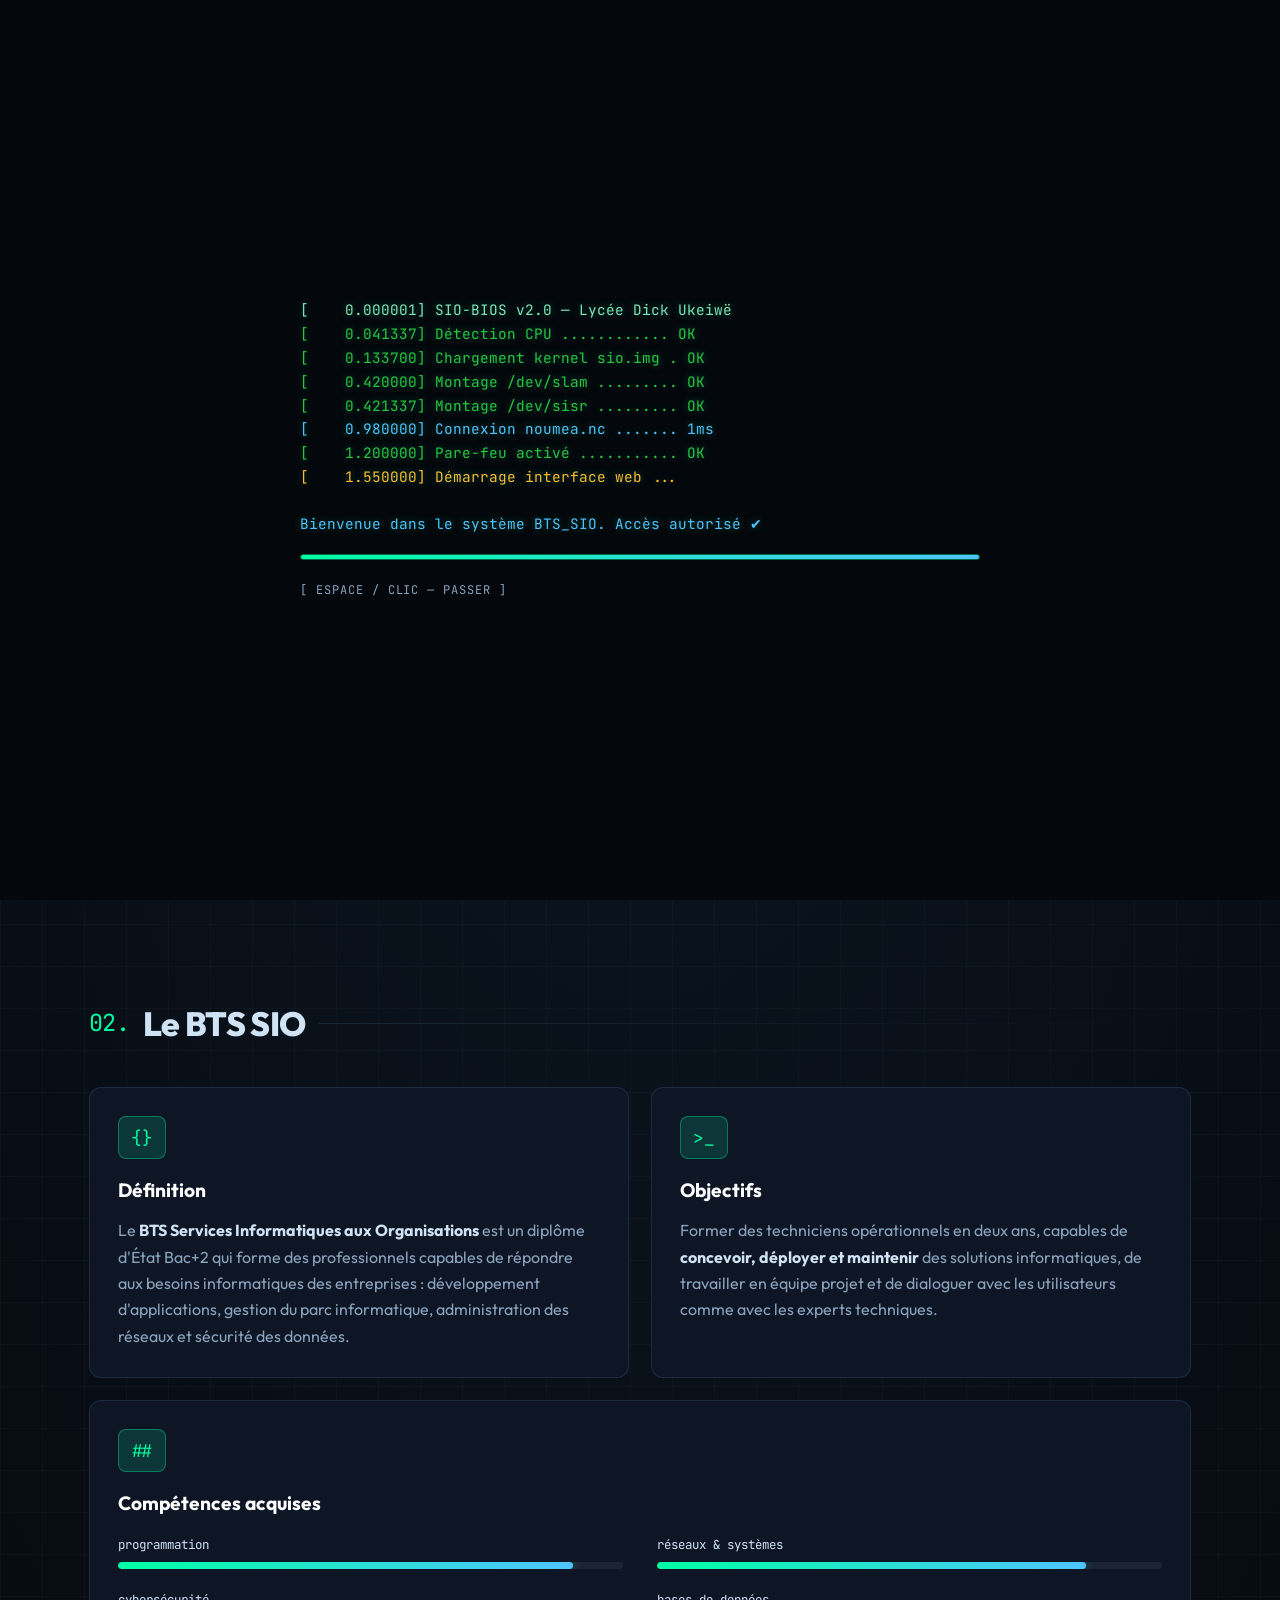
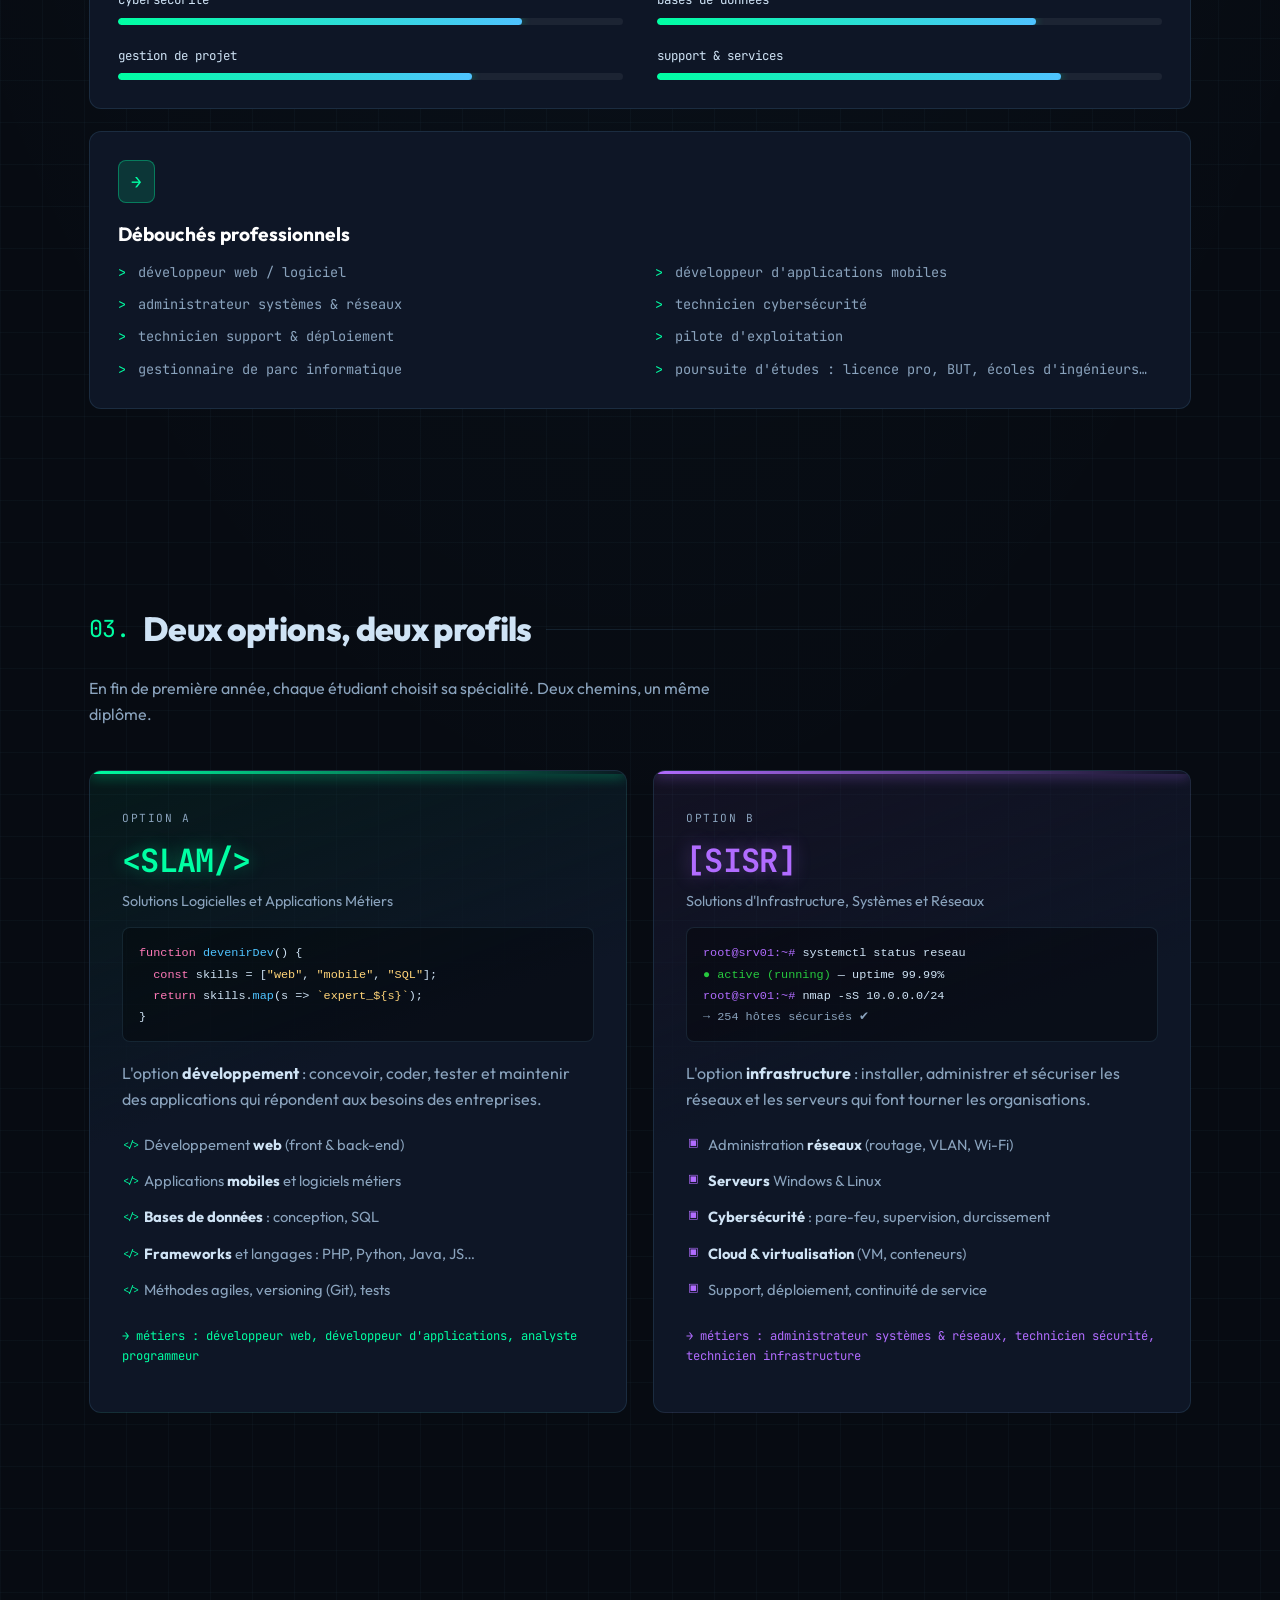
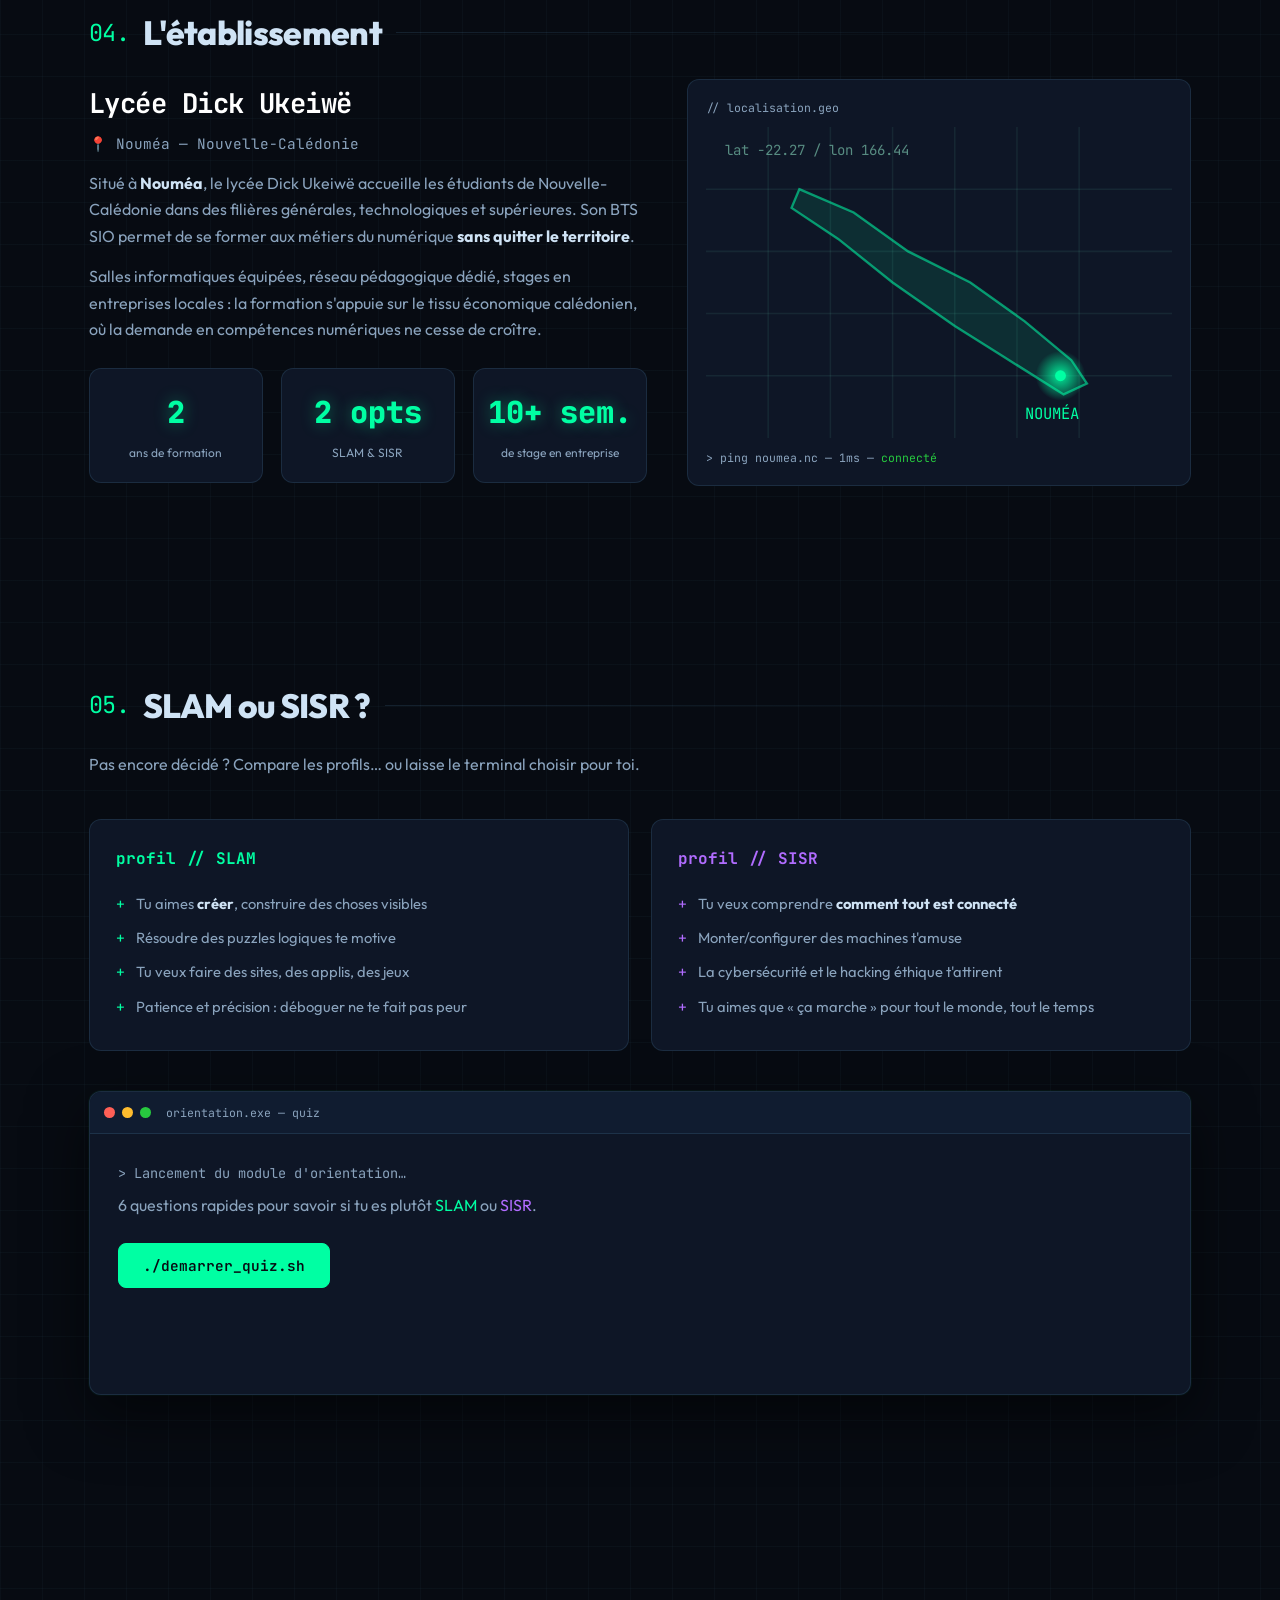
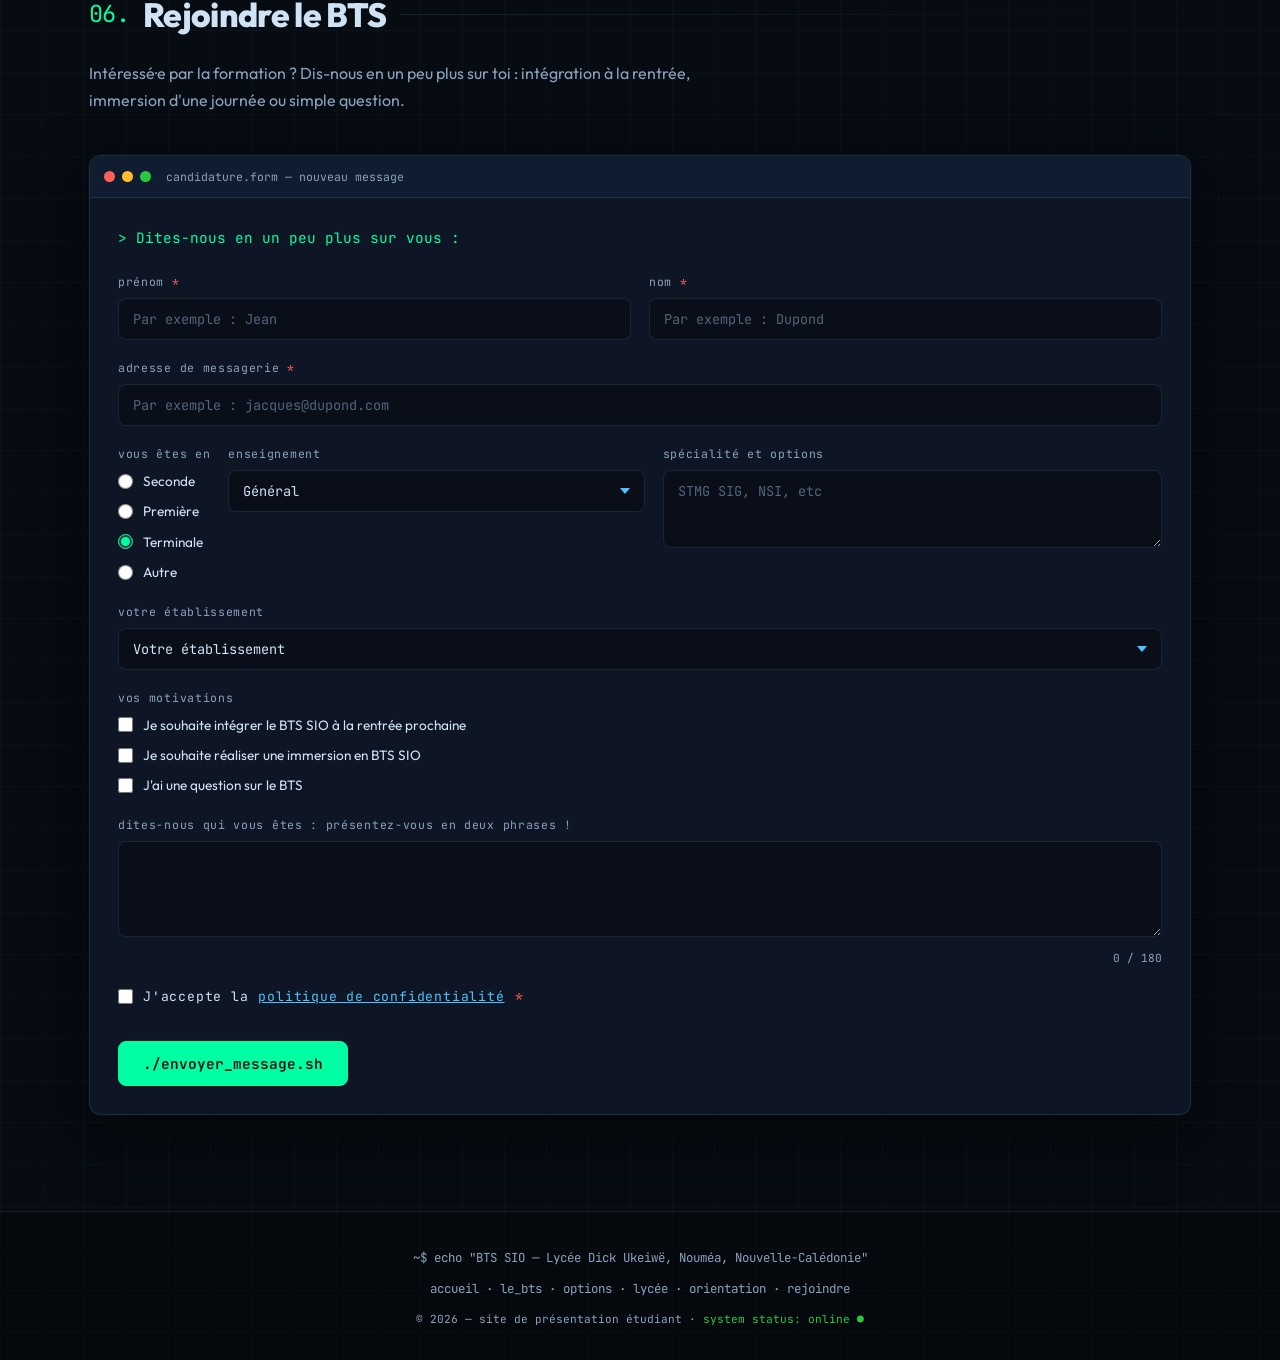
<file: MODEL_IA_GENERATED/index.html>
<!DOCTYPE html>
<html lang="fr">
<head>
  <meta charset="UTF-8">
  <meta name="viewport" content="width=device-width, initial-scale=1.0">
  <title>BTS SIO — Services Informatiques aux Organisations | Lycée Dick Ukeiwë</title>
  <meta name="description" content="BTS SIO au Lycée Dick Ukeiwë (Nouméa, Nouvelle-Calédonie) : devenez développeur (SLAM) ou administrateur systèmes & réseaux (SISR).">
  <link rel="preconnect" href="https://fonts.googleapis.com">
  <link rel="preconnect" href="https://fonts.gstatic.com" crossorigin>
  <link href="https://fonts.googleapis.com/css2?family=JetBrains+Mono:ital,wght@0,400;0,600;0,800;1,400&family=Outfit:wght@300;400;600;800&display=swap" rel="stylesheet">
  <link rel="stylesheet" href="css/style.css">
  <link rel="icon" href="data:image/svg+xml,<svg xmlns='http://www.w3.org/2000/svg' viewBox='0 0 100 100'><text y='80' font-size='80'>⌨️</text></svg>">
</head>
<body>

  <!-- ============ BOOT SCREEN ============ -->
  <div id="boot" aria-hidden="true">
    <div class="boot-inner">
      <pre id="boot-log"></pre>
      <div class="boot-bar"><div id="boot-progress"></div></div>
      <button id="boot-skip" type="button">[ ESPACE / CLIC — PASSER ]</button>
    </div>
  </div>

  <!-- décor global -->
  <div class="scanlines" aria-hidden="true"></div>
  <canvas id="matrix" aria-hidden="true"></canvas>

  <!-- ============ NAV ============ -->
  <header id="topbar">
    <nav class="nav container">
      <a class="logo" href="#home">
        <span class="logo-prompt">~$</span> bts<span class="accent">_sio</span><span class="cursor">▊</span>
      </a>
      <button id="nav-toggle" aria-label="Menu" aria-expanded="false">
        <span></span><span></span><span></span>
      </button>
      <ul id="nav-links">
        <li><a href="#home" class="nav-link active"><span class="nav-idx">01.</span>accueil</a></li>
        <li><a href="#bts" class="nav-link"><span class="nav-idx">02.</span>le_bts</a></li>
        <li><a href="#options" class="nav-link"><span class="nav-idx">03.</span>options</a></li>
        <li><a href="#lycee" class="nav-link"><span class="nav-idx">04.</span>lycée</a></li>
        <li><a href="#orientation" class="nav-link"><span class="nav-idx">05.</span>orientation</a></li>
        <li><a href="#rejoindre" class="nav-link nav-cta"><span class="nav-idx">06.</span>rejoindre</a></li>
      </ul>
    </nav>
  </header>

  <main>

    <!-- ============ HERO / ACCUEIL ============ -->
    <section id="home" class="hero">
      <div class="container hero-grid">
        <div class="hero-text">
          <p class="hero-kicker mono">// Lycée Dick Ukeiwë — Nouméa, Nouvelle-Calédonie</p>
          <h1 class="glitch" data-text="BTS SIO">BTS SIO</h1>
          <h2 class="hero-sub">Services Informatiques aux Organisations</h2>
          <p class="hero-typed mono">&gt; <span id="typed"></span><span class="cursor">▊</span></p>
          <p class="hero-desc">
            Une formation Bac+2 pour devenir <strong>développeur d'applications</strong> ou
            <strong>administrateur systèmes &amp; réseaux</strong>. Code, cloud, cybersécurité :
            entrez dans la machine.
          </p>
          <div class="hero-cta">
            <a href="#options" class="btn btn-slam">&lt;/&gt; Option SLAM</a>
            <a href="#options" class="btn btn-sisr">⛁ Option SISR</a>
            <a href="#rejoindre" class="btn btn-join">→ Rejoindre le BTS</a>
          </div>
          <div class="hero-badges mono">
            <span class="badge">bac+2</span>
            <span class="badge">alternance possible</span>
            <span class="badge">poursuite d'études</span>
          </div>
        </div>

        <div class="hero-visual">
          <div class="terminal-window" id="hero-terminal">
            <div class="terminal-head">
              <span class="dot red"></span><span class="dot yellow"></span><span class="dot green"></span>
              <span class="terminal-title mono">student@sio: ~/futur</span>
            </div>
            <pre class="terminal-body mono"><code><span class="t-prompt">~$</span> whoami
<span class="t-out">futur_etudiant_sio</span>
<span class="t-prompt">~$</span> cat objectifs.txt
<span class="t-out">→ apprendre à coder
→ administrer des réseaux
→ sécuriser des systèmes</span>
<span class="t-prompt">~$</span> sudo choose --option
<span class="t-slam">  [1] SLAM  — développement</span>
<span class="t-sisr">  [2] SISR  — réseaux &amp; sécu</span>
<span class="t-prompt">~$</span> ./lancer_carriere.sh
<span class="t-ok">[OK] Compilation du futur… 100%</span></code></pre>
          </div>
          <div class="hero-glow" aria-hidden="true"></div>
        </div>
      </div>
      <a class="scroll-hint mono" href="#bts">scroll_down ↓</a>
    </section>

    <!-- ============ SECTION BTS ============ -->
    <section id="bts" class="section">
      <div class="container">
        <h2 class="section-title reveal"><span class="mono section-idx">02.</span> Le BTS SIO <span class="title-line"></span></h2>

        <div class="bts-grid">
          <article class="card reveal">
            <div class="card-icon mono">&#123;&#125;</div>
            <h3>Définition</h3>
            <p>Le <strong>BTS Services Informatiques aux Organisations</strong> est un diplôme
            d'État Bac+2 qui forme des professionnels capables de répondre aux besoins
            informatiques des entreprises : développement d'applications, gestion du parc
            informatique, administration des réseaux et sécurité des données.</p>
          </article>

          <article class="card reveal">
            <div class="card-icon mono">&gt;_</div>
            <h3>Objectifs</h3>
            <p>Former des techniciens opérationnels en deux ans, capables de
            <strong>concevoir, déployer et maintenir</strong> des solutions informatiques,
            de travailler en équipe projet et de dialoguer avec les utilisateurs comme avec
            les experts techniques.</p>
          </article>

          <article class="card reveal card-wide">
            <div class="card-icon mono">##</div>
            <h3>Compétences acquises</h3>
            <div class="skills">
              <div class="skill"><span class="mono">programmation</span><div class="skill-bar"><i style="--lvl:90%"></i></div></div>
              <div class="skill"><span class="mono">réseaux &amp; systèmes</span><div class="skill-bar"><i style="--lvl:85%"></i></div></div>
              <div class="skill"><span class="mono">cybersécurité</span><div class="skill-bar"><i style="--lvl:80%"></i></div></div>
              <div class="skill"><span class="mono">bases de données</span><div class="skill-bar"><i style="--lvl:75%"></i></div></div>
              <div class="skill"><span class="mono">gestion de projet</span><div class="skill-bar"><i style="--lvl:70%"></i></div></div>
              <div class="skill"><span class="mono">support &amp; services</span><div class="skill-bar"><i style="--lvl:80%"></i></div></div>
            </div>
          </article>

          <article class="card reveal card-wide">
            <div class="card-icon mono">→</div>
            <h3>Débouchés professionnels</h3>
            <ul class="jobs mono">
              <li>développeur web / logiciel</li>
              <li>développeur d'applications mobiles</li>
              <li>administrateur systèmes &amp; réseaux</li>
              <li>technicien cybersécurité</li>
              <li>technicien support &amp; déploiement</li>
              <li>pilote d'exploitation</li>
              <li>gestionnaire de parc informatique</li>
              <li>poursuite d'études : licence pro, BUT, écoles d'ingénieurs…</li>
            </ul>
          </article>
        </div>
      </div>
    </section>

    <!-- ============ SECTION OPTIONS ============ -->
    <section id="options" class="section">
      <div class="container">
        <h2 class="section-title reveal"><span class="mono section-idx">03.</span> Deux options, deux profils <span class="title-line"></span></h2>
        <p class="section-intro reveal">En fin de première année, chaque étudiant choisit sa spécialité.
        Deux chemins, un même diplôme.</p>

        <div class="options-grid">
          <!-- SLAM -->
          <article class="option option-slam reveal">
            <div class="option-head">
              <span class="option-tag mono">option A</span>
              <h3 class="mono">&lt;SLAM/&gt;</h3>
              <p class="option-full">Solutions Logicielles et Applications Métiers</p>
            </div>
            <pre class="option-code mono"><code><span class="c-kw">function</span> <span class="c-fn">devenirDev</span>() {
  <span class="c-kw">const</span> skills = [<span class="c-str">"web"</span>, <span class="c-str">"mobile"</span>, <span class="c-str">"SQL"</span>];
  <span class="c-kw">return</span> skills.<span class="c-fn">map</span>(s =&gt; <span class="c-str">`expert_${s}`</span>);
}</code></pre>
            <p>L'option <strong>développement</strong> : concevoir, coder, tester et maintenir
            des applications qui répondent aux besoins des entreprises.</p>
            <ul class="option-list">
              <li>Développement <strong>web</strong> (front &amp; back-end)</li>
              <li>Applications <strong>mobiles</strong> et logiciels métiers</li>
              <li><strong>Bases de données</strong> : conception, SQL</li>
              <li><strong>Frameworks</strong> et langages : PHP, Python, Java, JS…</li>
              <li>Méthodes agiles, versioning (Git), tests</li>
            </ul>
            <p class="option-metier mono">→ métiers : développeur web, développeur d'applications, analyste programmeur</p>
          </article>

          <!-- SISR -->
          <article class="option option-sisr reveal">
            <div class="option-head">
              <span class="option-tag mono">option B</span>
              <h3 class="mono">[SISR]</h3>
              <p class="option-full">Solutions d'Infrastructure, Systèmes et Réseaux</p>
            </div>
            <pre class="option-code mono"><code><span class="c-prompt">root@srv01:~#</span> systemctl status reseau
<span class="c-ok">● active (running)</span> — uptime 99.99%
<span class="c-prompt">root@srv01:~#</span> nmap -sS 10.0.0.0/24
<span class="c-out">→ 254 hôtes sécurisés ✔</span></code></pre>
            <p>L'option <strong>infrastructure</strong> : installer, administrer et sécuriser
            les réseaux et les serveurs qui font tourner les organisations.</p>
            <ul class="option-list">
              <li>Administration <strong>réseaux</strong> (routage, VLAN, Wi-Fi)</li>
              <li><strong>Serveurs</strong> Windows &amp; Linux</li>
              <li><strong>Cybersécurité</strong> : pare-feu, supervision, durcissement</li>
              <li><strong>Cloud &amp; virtualisation</strong> (VM, conteneurs)</li>
              <li>Support, déploiement, continuité de service</li>
            </ul>
            <p class="option-metier mono">→ métiers : administrateur systèmes &amp; réseaux, technicien sécurité, technicien infrastructure</p>
          </article>
        </div>
      </div>
    </section>

    <!-- ============ SECTION LYCÉE ============ -->
    <section id="lycee" class="section">
      <div class="container">
        <h2 class="section-title reveal"><span class="mono section-idx">04.</span> L'établissement <span class="title-line"></span></h2>

        <div class="lycee-grid">
          <div class="lycee-info reveal">
            <h3 class="mono">Lycée Dick Ukeiwë</h3>
            <p class="lycee-loc mono">📍 Nouméa — Nouvelle-Calédonie</p>
            <p>Situé à <strong>Nouméa</strong>, le lycée Dick Ukeiwë accueille les étudiants
            de Nouvelle-Calédonie dans des filières générales, technologiques et supérieures.
            Son BTS SIO permet de se former aux métiers du numérique
            <strong>sans quitter le territoire</strong>.</p>
            <p>Salles informatiques équipées, réseau pédagogique dédié, stages en entreprises
            locales : la formation s'appuie sur le tissu économique calédonien, où la demande
            en compétences numériques ne cesse de croître.</p>
            <div class="lycee-stats">
              <div class="stat reveal"><span class="stat-num mono" data-count="2">0</span><span class="stat-label">ans de formation</span></div>
              <div class="stat reveal"><span class="stat-num mono" data-count="2" data-suffix=" opts">0</span><span class="stat-label">SLAM &amp; SISR</span></div>
              <div class="stat reveal"><span class="stat-num mono" data-count="10" data-suffix="+ sem.">0</span><span class="stat-label">de stage en entreprise</span></div>
            </div>
          </div>

          <div class="lycee-map reveal" aria-hidden="true">
            <div class="map-frame mono">
              <div class="map-title">// localisation.geo</div>
              <svg viewBox="0 0 300 200" class="nc-map">
                <defs>
                  <radialGradient id="ping" cx="50%" cy="50%" r="50%">
                    <stop offset="0%" stop-color="var(--slam)" stop-opacity="0.9"/>
                    <stop offset="100%" stop-color="var(--slam)" stop-opacity="0"/>
                  </radialGradient>
                </defs>
                <!-- grille -->
                <g stroke="rgba(120,240,200,0.08)" stroke-width="1">
                  <path d="M0 40H300M0 80H300M0 120H300M0 160H300"/>
                  <path d="M40 0V200M80 0V200M120 0V200M160 0V200M200 0V200M240 0V200"/>
                </g>
                <!-- Grande Terre (stylisée) -->
                <path d="M60 40 L95 55 L130 80 L170 100 L205 125 L235 150 L245 165 L230 172 L195 150 L160 128 L120 100 L85 72 L55 52 Z"
                      fill="rgba(0,255,170,0.10)" stroke="rgba(0,255,170,0.55)" stroke-width="1.5"/>
                <!-- Nouméa ping -->
                <circle cx="228" cy="160" r="16" fill="url(#ping)" class="ping"/>
                <circle cx="228" cy="160" r="3.5" fill="var(--slam)"/>
                <text x="205" y="188" fill="var(--slam)" font-size="10" font-family="JetBrains Mono, monospace">NOUMÉA</text>
                <text x="12" y="18" fill="rgba(160,255,220,0.5)" font-size="9" font-family="JetBrains Mono, monospace">lat -22.27 / lon 166.44</text>
              </svg>
              <div class="map-foot">&gt; ping noumea.nc — 1ms — <span class="t-ok">connecté</span></div>
            </div>
          </div>
        </div>
      </div>
    </section>

    <!-- ============ SECTION ORIENTATION ============ -->
    <section id="orientation" class="section">
      <div class="container">
        <h2 class="section-title reveal"><span class="mono section-idx">05.</span> SLAM ou SISR ? <span class="title-line"></span></h2>
        <p class="section-intro reveal">Pas encore décidé ? Compare les profils… ou laisse le
        terminal choisir pour toi.</p>

        <div class="profiles reveal">
          <div class="profile profile-slam">
            <h3 class="mono">profil // SLAM</h3>
            <ul>
              <li>Tu aimes <strong>créer</strong>, construire des choses visibles</li>
              <li>Résoudre des puzzles logiques te motive</li>
              <li>Tu veux faire des sites, des applis, des jeux</li>
              <li>Patience et précision : déboguer ne te fait pas peur</li>
            </ul>
          </div>
          <div class="profile profile-sisr">
            <h3 class="mono">profil // SISR</h3>
            <ul>
              <li>Tu veux comprendre <strong>comment tout est connecté</strong></li>
              <li>Monter/configurer des machines t'amuse</li>
              <li>La cybersécurité et le hacking éthique t'attirent</li>
              <li>Tu aimes que « ça marche » pour tout le monde, tout le temps</li>
            </ul>
          </div>
        </div>

        <!-- QUIZ -->
        <div class="quiz-terminal reveal" id="quiz">
          <div class="terminal-head">
            <span class="dot red"></span><span class="dot yellow"></span><span class="dot green"></span>
            <span class="terminal-title mono">orientation.exe — quiz</span>
          </div>
          <div class="quiz-body">
            <div id="quiz-screen">
              <p class="mono quiz-intro-line">&gt; Lancement du module d'orientation…</p>
              <p>6 questions rapides pour savoir si tu es plutôt <span class="c-slam">SLAM</span> ou <span class="c-sisr">SISR</span>.</p>
              <button class="btn btn-quiz mono" id="quiz-start">./demarrer_quiz.sh</button>
            </div>
          </div>
        </div>
      </div>
    </section>

    <!-- ============ SECTION REJOINDRE ============ -->
    <section id="rejoindre" class="section">
      <div class="container">
        <h2 class="section-title reveal"><span class="mono section-idx">06.</span> Rejoindre le BTS <span class="title-line"></span></h2>
        <p class="section-intro reveal">Intéressé·e par la formation ? Dis-nous en un peu plus
        sur toi : intégration à la rentrée, immersion d'une journée ou simple question.</p>

        <div class="quiz-terminal reveal">
          <div class="terminal-head">
            <span class="dot red"></span><span class="dot yellow"></span><span class="dot green"></span>
            <span class="terminal-title mono">candidature.form — nouveau message</span>
          </div>
          <form id="join-form" class="join-form" novalidate>
            <p class="form-line mono">&gt; Dites-nous en un peu plus sur vous :</p>

            <div class="form-row">
              <div class="form-field">
                <label for="f-prenom" class="mono">prénom <span class="req">*</span></label>
                <input type="text" id="f-prenom" name="prenom" placeholder="Par exemple : Jean" required>
              </div>
              <div class="form-field">
                <label for="f-nom" class="mono">nom <span class="req">*</span></label>
                <input type="text" id="f-nom" name="nom" placeholder="Par exemple : Dupond" required>
              </div>
            </div>

            <div class="form-field">
              <label for="f-email" class="mono">adresse de messagerie <span class="req">*</span></label>
              <input type="email" id="f-email" name="email" placeholder="Par exemple : jacques@dupond.com" required>
            </div>

            <div class="form-row form-row-3">
              <fieldset class="form-field">
                <legend class="mono">vous êtes en</legend>
                <div class="radio-group">
                  <label><input type="radio" name="niveau" value="Seconde"> Seconde</label>
                  <label><input type="radio" name="niveau" value="Première"> Première</label>
                  <label><input type="radio" name="niveau" value="Terminale" checked> Terminale</label>
                  <label><input type="radio" name="niveau" value="Autre"> Autre</label>
                </div>
              </fieldset>

              <div class="form-field">
                <label for="f-enseignement" class="mono">enseignement</label>
                <select id="f-enseignement" name="enseignement">
                  <option>Général</option>
                  <option>Technologique</option>
                  <option>Professionnel</option>
                  <option>Autre</option>
                </select>
              </div>

              <div class="form-field">
                <label for="f-specialite" class="mono">spécialité et options</label>
                <textarea id="f-specialite" name="specialite" rows="3" placeholder="STMG SIG, NSI, etc"></textarea>
              </div>
            </div>

            <div class="form-field">
              <label for="f-etablissement" class="mono">votre établissement</label>
              <select id="f-etablissement" name="etablissement">
                <option value="" selected disabled>Votre établissement</option>
                <option>Lycée Dick Ukeiwë</option>
                <option>Lycée Lapérouse</option>
                <option>Lycée Jules Garnier</option>
                <option>Lycée du Grand Nouméa</option>
                <option>Lycée Blaise Pascal</option>
                <option>Lycée Do Kamo</option>
                <option>Lycée Apollinaire Anova</option>
                <option>Autre établissement</option>
              </select>
            </div>

            <fieldset class="form-field">
              <legend class="mono">vos motivations</legend>
              <div class="check-group">
                <label><input type="checkbox" name="motivations" value="integrer"> Je souhaite intégrer le BTS SIO à la rentrée prochaine</label>
                <label><input type="checkbox" name="motivations" value="immersion"> Je souhaite réaliser une immersion en BTS SIO</label>
                <label><input type="checkbox" name="motivations" value="question"> J'ai une question sur le BTS</label>
              </div>
            </fieldset>

            <div class="form-field">
              <label for="f-presentation" class="mono">dites-nous qui vous êtes : présentez-vous en deux phrases !</label>
              <textarea id="f-presentation" name="presentation" rows="4" maxlength="180"></textarea>
              <span class="char-count mono"><span id="char-count">0</span> / 180</span>
            </div>

            <div class="form-field consent">
              <label class="mono">
                <input type="checkbox" id="f-consent" name="consent" required>
                J'accepte la <a href="#" class="privacy-link">politique de confidentialité</a> <span class="req">*</span>
              </label>
            </div>

            <p class="form-error mono" id="form-error" hidden>[ERREUR] Merci de remplir les champs marqués d'une *</p>

            <button type="submit" class="btn btn-quiz mono">./envoyer_message.sh</button>
          </form>

          <div id="join-success" class="join-success" hidden>
            <pre class="mono"><code><span class="t-prompt">~$</span> ./envoyer_message.sh
<span class="t-out">Connexion au serveur du lycée…</span>
<span class="t-ok">[OK] Message transmis à l'équipe du BTS SIO ✔</span>
<span class="t-out">Nous te répondrons à l'adresse indiquée. À bientôt !</span></code></pre>
            <button type="button" class="quiz-restart mono" id="join-reset">↻ envoyer un autre message</button>
          </div>
        </div>
      </div>
    </section>
  </main>

  <!-- ============ FOOTER ============ -->
  <footer>
    <div class="container footer-grid">
      <p class="mono">~$ echo "BTS SIO — Lycée Dick Ukeiwë, Nouméa, Nouvelle-Calédonie"</p>
      <p class="footer-links mono">
        <a href="#home">accueil</a> · <a href="#bts">le_bts</a> ·
        <a href="#options">options</a> · <a href="#lycee">lycée</a> ·
        <a href="#orientation">orientation</a> · <a href="#rejoindre">rejoindre</a>
      </p>
      <p class="footer-copy mono">© 2026 — site de présentation étudiant · <span class="t-ok">system status: online ●</span></p>
    </div>
  </footer>

  <script src="js/main.js"></script>
</body>
</html>
</file>
<file: MODEL_IA_GENERATED/css/style.css>
/* ============================================================
   BTS SIO — Lycée Dick Ukeiwë · thème "clean hacker"
   ============================================================ */

:root {
  --bg: #070b12;
  --bg-2: #0b1220;
  --panel: #0e1626;
  --panel-2: #101c30;
  --line: rgba(120, 200, 255, 0.12);
  --text: #cfe3f5;
  --text-dim: #8aa3bd;
  --slam: #00ffa3;         /* vert néon — développement */
  --slam-dim: rgba(0, 255, 163, 0.14);
  --sisr: #b16cff;         /* violet néon — infra/réseaux */
  --sisr-dim: rgba(177, 108, 255, 0.14);
  --accent: #4fc3ff;       /* cyan général */
  --danger: #ff5f56;
  --warn: #ffbd2e;
  --ok: #27c93f;
  --radius: 12px;
  --font-mono: "JetBrains Mono", ui-monospace, Consolas, monospace;
  --font-sans: "Outfit", system-ui, sans-serif;
}

* { margin: 0; padding: 0; box-sizing: border-box; }

html { scroll-behavior: smooth; }

body {
  background: var(--bg);
  color: var(--text);
  font-family: var(--font-sans);
  line-height: 1.65;
  overflow-x: hidden;
  background-image:
    radial-gradient(ellipse 80% 50% at 50% -10%, rgba(79, 195, 255, 0.08), transparent),
    linear-gradient(rgba(120, 200, 255, 0.03) 1px, transparent 1px),
    linear-gradient(90deg, rgba(120, 200, 255, 0.03) 1px, transparent 1px);
  background-size: 100% 100%, 42px 42px, 42px 42px;
}

.mono { font-family: var(--font-mono); }
.accent { color: var(--accent); }
.container { max-width: 1150px; margin: 0 auto; padding: 0 24px; }

::selection { background: var(--accent); color: var(--bg); }

/* scrollbar */
::-webkit-scrollbar { width: 10px; }
::-webkit-scrollbar-track { background: var(--bg); }
::-webkit-scrollbar-thumb { background: #1c2c44; border-radius: 6px; }
::-webkit-scrollbar-thumb:hover { background: #2a4062; }

/* ============ BOOT SCREEN ============ */
#boot {
  position: fixed; inset: 0; z-index: 1000;
  background: #04070c;
  display: flex; align-items: center; justify-content: center;
  transition: opacity 0.6s ease, visibility 0.6s;
}
#boot.done { opacity: 0; visibility: hidden; pointer-events: none; }
.boot-inner { width: min(680px, 90vw); }
#boot-log {
  font-family: var(--font-mono);
  font-size: clamp(0.72rem, 1.6vw, 0.9rem);
  color: #7ee7b8;
  min-height: 14em;
  white-space: pre-wrap;
  text-shadow: 0 0 8px rgba(0, 255, 163, 0.35);
}
#boot-log .b-ok { color: var(--ok); }
#boot-log .b-info { color: var(--accent); }
#boot-log .b-warn { color: var(--warn); }
.boot-bar {
  margin-top: 18px; height: 6px; border: 1px solid rgba(0,255,163,0.4);
  border-radius: 4px; overflow: hidden;
}
#boot-progress {
  height: 100%; width: 0%;
  background: linear-gradient(90deg, var(--slam), var(--accent));
  box-shadow: 0 0 12px var(--slam);
  transition: width 0.15s linear;
}
#boot-skip {
  margin-top: 22px; background: none; border: none; cursor: pointer;
  font-family: var(--font-mono); font-size: 0.75rem;
  color: var(--text-dim); letter-spacing: 0.08em;
  animation: blink-soft 1.6s infinite;
}
#boot-skip:hover { color: var(--slam); }
@keyframes blink-soft { 0%,100% { opacity: 0.35; } 50% { opacity: 1; } }

/* ============ DÉCOR GLOBAL ============ */
.scanlines {
  position: fixed; inset: 0; z-index: 999; pointer-events: none;
  background: repeating-linear-gradient(
    0deg, transparent 0 2px, rgba(0, 0, 0, 0.12) 2px 4px
  );
  opacity: 0.35;
  mix-blend-mode: multiply;
}
#matrix {
  position: fixed; inset: 0; z-index: -1; opacity: 0.14;
}

.cursor { animation: blink 1s steps(1) infinite; color: var(--slam); }
@keyframes blink { 50% { opacity: 0; } }

/* ============ NAV ============ */
#topbar {
  position: fixed; top: 0; left: 0; right: 0; z-index: 100;
  background: rgba(7, 11, 18, 0.82);
  backdrop-filter: blur(12px);
  border-bottom: 1px solid var(--line);
}
.nav {
  display: flex; align-items: center; justify-content: space-between;
  height: 64px;
}
.logo {
  font-family: var(--font-mono); font-weight: 800; font-size: 1.15rem;
  color: var(--text); text-decoration: none; letter-spacing: -0.02em;
}
.logo-prompt { color: var(--slam); margin-right: 6px; }
#nav-links {
  display: flex; gap: 26px; list-style: none;
}
.nav-link {
  font-family: var(--font-mono); font-size: 0.82rem;
  color: var(--text-dim); text-decoration: none;
  transition: color 0.2s;
}
.nav-idx { color: var(--slam); margin-right: 4px; font-size: 0.72rem; }
.nav-link:hover, .nav-link.active { color: var(--text); text-shadow: 0 0 10px rgba(0,255,163,0.5); }
#nav-toggle { display: none; background: none; border: none; cursor: pointer; }
#nav-toggle span {
  display: block; width: 24px; height: 2px; margin: 5px 0;
  background: var(--slam); transition: transform 0.3s, opacity 0.3s;
}
#nav-toggle[aria-expanded="true"] span:nth-child(1) { transform: translateY(7px) rotate(45deg); }
#nav-toggle[aria-expanded="true"] span:nth-child(2) { opacity: 0; }
#nav-toggle[aria-expanded="true"] span:nth-child(3) { transform: translateY(-7px) rotate(-45deg); }

/* ============ HERO ============ */
.hero {
  min-height: 100svh;
  display: flex; flex-direction: column; justify-content: center;
  padding: 110px 0 60px;
  position: relative;
}
.hero-grid {
  display: grid; grid-template-columns: 1.1fr 0.9fr;
  gap: 48px; align-items: center;
}
.hero-kicker { color: var(--text-dim); font-size: 0.82rem; margin-bottom: 14px; }
.hero h1 {
  font-size: clamp(3.2rem, 9vw, 6rem);
  font-weight: 800; letter-spacing: -0.03em; line-height: 1;
  background: linear-gradient(120deg, var(--slam) 10%, var(--accent) 55%, var(--sisr) 95%);
  -webkit-background-clip: text; background-clip: text; color: transparent;
}
.hero-sub {
  font-weight: 300; font-size: clamp(1rem, 2.4vw, 1.45rem);
  color: var(--text-dim); margin: 8px 0 18px;
}
.hero-typed { color: var(--slam); font-size: 0.95rem; min-height: 1.7em; margin-bottom: 18px; }
.hero-desc { max-width: 52ch; color: var(--text); }
.hero-desc strong { color: #fff; }
.hero-cta { display: flex; gap: 14px; margin: 26px 0 18px; flex-wrap: wrap; }

.btn {
  font-family: var(--font-mono); font-size: 0.9rem; font-weight: 600;
  padding: 12px 22px; border-radius: 8px; text-decoration: none;
  border: 1px solid; transition: transform 0.2s, box-shadow 0.2s, background 0.2s;
  cursor: pointer;
}
.btn:hover { transform: translateY(-2px); }
.btn-slam { color: var(--slam); border-color: var(--slam); background: var(--slam-dim); }
.btn-slam:hover { box-shadow: 0 0 22px rgba(0, 255, 163, 0.35); }
.btn-sisr { color: var(--sisr); border-color: var(--sisr); background: var(--sisr-dim); }
.btn-sisr:hover { box-shadow: 0 0 22px rgba(177, 108, 255, 0.35); }

.hero-badges { display: flex; gap: 10px; flex-wrap: wrap; }
.badge {
  font-size: 0.72rem; padding: 4px 12px; border-radius: 99px;
  border: 1px solid var(--line); color: var(--text-dim);
  background: rgba(255,255,255,0.02);
}

/* glitch title */
.glitch { position: relative; }
.glitch::before, .glitch::after {
  content: attr(data-text);
  position: absolute; inset: 0;
  background: inherit; -webkit-background-clip: text; background-clip: text;
  opacity: 0;
}
.glitch:hover::before { opacity: 0.8; transform: translate(3px, -2px); color: var(--slam); animation: glitch-a 0.3s infinite; }
.glitch:hover::after { opacity: 0.8; transform: translate(-3px, 2px); color: var(--sisr); animation: glitch-b 0.3s infinite; }
@keyframes glitch-a { 0%,100% { clip-path: inset(0 0 60% 0); } 50% { clip-path: inset(40% 0 10% 0); } }
@keyframes glitch-b { 0%,100% { clip-path: inset(50% 0 0 0); } 50% { clip-path: inset(10% 0 55% 0); } }

/* terminal fenêtre */
.terminal-window, .quiz-terminal {
  background: var(--panel);
  border: 1px solid var(--line);
  border-radius: var(--radius);
  overflow: hidden;
  box-shadow: 0 20px 60px rgba(0, 0, 0, 0.55), 0 0 0 1px rgba(0,255,163,0.05);
}
.terminal-head {
  display: flex; align-items: center; gap: 7px;
  padding: 11px 14px; background: var(--panel-2);
  border-bottom: 1px solid var(--line);
}
.dot { width: 11px; height: 11px; border-radius: 50%; }
.dot.red { background: var(--danger); }
.dot.yellow { background: var(--warn); }
.dot.green { background: var(--ok); }
.terminal-title { font-size: 0.72rem; color: var(--text-dim); margin-left: 8px; }
.terminal-body {
  padding: 18px; font-size: 0.82rem; line-height: 1.8; overflow-x: auto;
}
.t-prompt { color: var(--accent); }
.t-out { color: var(--text-dim); }
.t-slam, .c-slam { color: var(--slam); }
.t-sisr, .c-sisr { color: var(--sisr); }
.t-ok { color: var(--ok); }

.hero-visual { position: relative; }
.hero-visual .terminal-window { position: relative; z-index: 1; transform: rotate(1.2deg); transition: transform 0.35s; }
.hero-visual .terminal-window:hover { transform: rotate(0deg) scale(1.015); }
.hero-glow {
  position: absolute; inset: -30px; z-index: 0;
  background: radial-gradient(ellipse at 60% 40%, rgba(0,255,163,0.12), rgba(177,108,255,0.10) 60%, transparent 75%);
  filter: blur(20px);
}

.scroll-hint {
  position: absolute; bottom: 22px; left: 50%; transform: translateX(-50%);
  color: var(--text-dim); font-size: 0.75rem; text-decoration: none;
  animation: floaty 2.2s ease-in-out infinite;
}
.scroll-hint:hover { color: var(--slam); }
@keyframes floaty { 50% { transform: translate(-50%, 6px); } }

/* ============ SECTIONS ============ */
.section { padding: 96px 0; }
.section-title {
  display: flex; align-items: center; gap: 14px;
  font-size: clamp(1.5rem, 4vw, 2.1rem); font-weight: 800;
  margin-bottom: 18px; letter-spacing: -0.02em;
}
.section-idx { color: var(--slam); font-size: 0.7em; font-weight: 400; }
.title-line { flex: 1; height: 1px; background: linear-gradient(90deg, var(--line), transparent); }
.section-intro { color: var(--text-dim); margin-bottom: 42px; max-width: 60ch; }

/* reveal on scroll */
.reveal { opacity: 0; transform: translateY(26px); transition: opacity 0.7s ease, transform 0.7s ease; }
.reveal.visible { opacity: 1; transform: none; }

/* ============ BTS GRID ============ */
.bts-grid {
  display: grid; grid-template-columns: 1fr 1fr; gap: 22px; margin-top: 36px;
}
.card {
  background: var(--panel); border: 1px solid var(--line);
  border-radius: var(--radius); padding: 28px;
  transition: transform 0.25s, border-color 0.25s, box-shadow 0.25s;
}
.card:hover {
  transform: translateY(-4px);
  border-color: rgba(0, 255, 163, 0.35);
  box-shadow: 0 12px 40px rgba(0,0,0,0.4), 0 0 24px rgba(0,255,163,0.07);
}
.card-wide { grid-column: 1 / -1; }
.card-icon {
  display: inline-block; font-size: 1.1rem; color: var(--slam);
  border: 1px solid rgba(0,255,163,0.35); border-radius: 8px;
  padding: 6px 12px; margin-bottom: 16px;
  background: var(--slam-dim);
}
.card h3 { font-size: 1.2rem; margin-bottom: 10px; color: #fff; }
.card p { color: var(--text-dim); }
.card p strong { color: var(--text); }

/* compétences */
.skills { display: grid; grid-template-columns: 1fr 1fr; gap: 16px 34px; margin-top: 8px; }
.skill span { font-size: 0.78rem; color: var(--text); }
.skill-bar {
  height: 7px; margin-top: 6px; border-radius: 4px;
  background: rgba(255,255,255,0.06); overflow: hidden;
}
.skill-bar i {
  display: block; height: 100%; width: 0;
  border-radius: 4px;
  background: linear-gradient(90deg, var(--slam), var(--accent));
  box-shadow: 0 0 10px rgba(0,255,163,0.4);
  transition: width 1.2s cubic-bezier(0.22, 1, 0.36, 1);
}
.visible .skill-bar i { width: var(--lvl); }

/* débouchés */
.jobs {
  list-style: none; display: grid; grid-template-columns: 1fr 1fr; gap: 10px 30px;
  margin-top: 6px; font-size: 0.85rem;
}
.jobs li { color: var(--text-dim); padding-left: 20px; position: relative; }
.jobs li::before { content: ">"; position: absolute; left: 0; color: var(--slam); }

/* ============ OPTIONS ============ */
.options-grid { display: grid; grid-template-columns: 1fr 1fr; gap: 26px; }
.option {
  border-radius: var(--radius); padding: 32px;
  border: 1px solid var(--line);
  position: relative; overflow: hidden;
  transition: transform 0.25s, box-shadow 0.25s;
}
.option:hover { transform: translateY(-5px); }
.option::before {
  content: ""; position: absolute; top: 0; left: 0; right: 0; height: 3px;
}
.option-slam {
  background: linear-gradient(160deg, rgba(0,255,163,0.06), var(--panel) 45%);
}
.option-slam::before { background: linear-gradient(90deg, var(--slam), transparent); box-shadow: 0 0 14px var(--slam); }
.option-slam:hover { box-shadow: 0 16px 50px rgba(0,0,0,0.45), 0 0 34px rgba(0,255,163,0.12); border-color: rgba(0,255,163,0.4); }
.option-sisr {
  background: linear-gradient(160deg, rgba(177,108,255,0.07), var(--panel) 45%);
}
.option-sisr::before { background: linear-gradient(90deg, var(--sisr), transparent); box-shadow: 0 0 14px var(--sisr); }
.option-sisr:hover { box-shadow: 0 16px 50px rgba(0,0,0,0.45), 0 0 34px rgba(177,108,255,0.14); border-color: rgba(177,108,255,0.4); }

.option-tag {
  font-size: 0.7rem; letter-spacing: 0.14em; text-transform: uppercase;
  color: var(--text-dim);
}
.option-head h3 { font-size: 2rem; margin: 6px 0 2px; letter-spacing: -0.02em; }
.option-slam h3 { color: var(--slam); text-shadow: 0 0 18px rgba(0,255,163,0.4); }
.option-sisr h3 { color: var(--sisr); text-shadow: 0 0 18px rgba(177,108,255,0.45); }
.option-full { color: var(--text-dim); font-size: 0.9rem; margin-bottom: 18px; }

.option-code {
  background: rgba(0, 0, 0, 0.35); border: 1px solid var(--line);
  border-radius: 8px; padding: 14px 16px; font-size: 0.74rem; line-height: 1.7;
  overflow-x: auto; margin-bottom: 18px;
}
.c-kw { color: #ff7ab8; } .c-fn { color: #4fc3ff; } .c-str { color: #ffd479; }
.c-prompt { color: var(--sisr); } .c-ok { color: var(--ok); } .c-out { color: var(--text-dim); }

.option p { color: var(--text-dim); margin-bottom: 14px; }
.option p strong { color: var(--text); }
.option-list { list-style: none; margin-bottom: 18px; }
.option-list li { padding: 6px 0 6px 22px; position: relative; font-size: 0.92rem; color: var(--text-dim); }
.option-list li strong { color: var(--text); }
.option-slam .option-list li::before { content: "</>"; font-family: var(--font-mono); font-size: 0.6rem; position: absolute; left: 0; top: 10px; color: var(--slam); }
.option-sisr .option-list li::before { content: "▣"; position: absolute; left: 2px; top: 6px; color: var(--sisr); font-size: 0.7rem; }
.option-metier { font-size: 0.76rem; }
.option-slam .option-metier { color: var(--slam); }
.option-sisr .option-metier { color: var(--sisr); }

/* ============ LYCÉE ============ */
.lycee-grid { display: grid; grid-template-columns: 1.05fr 0.95fr; gap: 40px; align-items: center; }
.lycee-info h3 { font-size: 1.7rem; color: #fff; letter-spacing: -0.02em; }
.lycee-loc { color: var(--slam); margin: 6px 0 18px; font-size: 0.9rem; }
.lycee-info p { color: var(--text-dim); margin-bottom: 14px; }
.lycee-info strong { color: var(--text); }
.lycee-stats { display: flex; gap: 18px; margin-top: 26px; flex-wrap: wrap; }
.stat {
  flex: 1; min-width: 130px; text-align: center;
  background: var(--panel); border: 1px solid var(--line);
  border-radius: var(--radius); padding: 18px 10px;
}
.stat-num { display: block; font-size: 1.9rem; font-weight: 800; color: var(--slam); text-shadow: 0 0 16px rgba(0,255,163,0.4); }
.stat-label { font-size: 0.75rem; color: var(--text-dim); }

.map-frame {
  background: var(--panel); border: 1px solid var(--line);
  border-radius: var(--radius); padding: 18px;
}
.map-title { font-size: 0.72rem; color: var(--text-dim); margin-bottom: 10px; }
.nc-map { width: 100%; height: auto; display: block; }
.ping { animation: ping 2s ease-out infinite; transform-origin: 228px 160px; }
@keyframes ping { 0% { transform: scale(0.3); opacity: 1; } 100% { transform: scale(1.6); opacity: 0; } }
.map-foot { font-size: 0.72rem; color: var(--text-dim); margin-top: 10px; }

/* ============ ORIENTATION ============ */
.profiles { display: grid; grid-template-columns: 1fr 1fr; gap: 22px; margin-bottom: 40px; }
.profile {
  border-radius: var(--radius); padding: 26px; border: 1px solid var(--line);
  background: var(--panel);
}
.profile h3 { font-size: 1rem; margin-bottom: 14px; }
.profile-slam h3 { color: var(--slam); }
.profile-sisr h3 { color: var(--sisr); }
.profile ul { list-style: none; }
.profile li { padding: 5px 0 5px 20px; position: relative; font-size: 0.92rem; color: var(--text-dim); }
.profile li strong { color: var(--text); }
.profile-slam li::before { content: "+"; position: absolute; left: 0; color: var(--slam); font-family: var(--font-mono); }
.profile-sisr li::before { content: "+"; position: absolute; left: 0; color: var(--sisr); font-family: var(--font-mono); }

/* quiz */
.quiz-body { padding: 28px; min-height: 260px; }
.quiz-intro-line { color: var(--slam); font-size: 0.85rem; margin-bottom: 10px; }
#quiz-screen p { color: var(--text-dim); margin-bottom: 8px; }
.btn-quiz {
  display: inline-block; margin-top: 16px;
  color: var(--bg); background: var(--slam); border: 1px solid var(--slam);
  border-radius: 8px; padding: 12px 24px; font-weight: 600;
}
.btn-quiz:hover { box-shadow: 0 0 26px rgba(0,255,163,0.5); transform: translateY(-2px); }

.quiz-q { font-family: var(--font-mono); font-size: 0.98rem; color: #fff; margin-bottom: 18px; }
.quiz-q .q-num { color: var(--accent); }
.quiz-answers { display: grid; gap: 12px; }
.quiz-answer {
  text-align: left; font-family: var(--font-mono); font-size: 0.86rem;
  background: rgba(255,255,255,0.03); color: var(--text);
  border: 1px solid var(--line); border-radius: 8px;
  padding: 13px 16px; cursor: pointer;
  transition: border-color 0.2s, background 0.2s, transform 0.15s;
}
.quiz-answer:hover {
  border-color: var(--accent); background: rgba(79,195,255,0.08);
  transform: translateX(4px);
}
.quiz-progress { margin-top: 20px; font-family: var(--font-mono); font-size: 0.72rem; color: var(--text-dim); }
.quiz-progress .filled { color: var(--slam); }

.quiz-result { text-align: center; }
.quiz-result .result-label { font-family: var(--font-mono); font-size: 0.8rem; color: var(--text-dim); }
.quiz-result h3 {
  font-family: var(--font-mono); font-size: 2.4rem; margin: 8px 0 14px; letter-spacing: -0.02em;
}
.quiz-result.res-slam h3 { color: var(--slam); text-shadow: 0 0 24px rgba(0,255,163,0.5); }
.quiz-result.res-sisr h3 { color: var(--sisr); text-shadow: 0 0 24px rgba(177,108,255,0.5); }
.quiz-result p { color: var(--text-dim); max-width: 48ch; margin: 0 auto 10px; }
.result-gauge {
  display: flex; height: 10px; border-radius: 6px; overflow: hidden;
  max-width: 380px; margin: 18px auto; border: 1px solid var(--line);
}
.result-gauge .g-slam { background: var(--slam); box-shadow: 0 0 10px var(--slam); transition: width 1s ease; }
.result-gauge .g-sisr { background: var(--sisr); box-shadow: 0 0 10px var(--sisr); transition: width 1s ease; }
.gauge-labels {
  display: flex; justify-content: space-between; max-width: 380px; margin: 0 auto 16px;
  font-family: var(--font-mono); font-size: 0.72rem;
}
.gauge-labels .l-slam { color: var(--slam); }
.gauge-labels .l-sisr { color: var(--sisr); }
.quiz-restart {
  background: none; border: 1px solid var(--line); color: var(--text-dim);
  font-family: var(--font-mono); font-size: 0.78rem;
  border-radius: 8px; padding: 9px 18px; cursor: pointer; margin-top: 8px;
  transition: color 0.2s, border-color 0.2s;
}
.quiz-restart:hover { color: var(--text); border-color: var(--accent); }

/* ============ FORMULAIRE REJOINDRE ============ */
.btn-join {
  color: var(--accent); border-color: var(--accent);
  background: rgba(79, 195, 255, 0.12);
}
.btn-join:hover { box-shadow: 0 0 22px rgba(79, 195, 255, 0.35); }
.nav-cta { color: var(--accent); }

.join-form { padding: 28px; }
.form-line { color: var(--slam); font-size: 0.9rem; margin-bottom: 22px; }

.form-row { display: grid; grid-template-columns: 1fr 1fr; gap: 18px; }
.form-row-3 { grid-template-columns: auto 1fr 1.2fr; align-items: start; }

.form-field { margin-bottom: 18px; border: none; min-width: 0; }
.form-field label, .form-field legend {
  display: block; font-size: 0.72rem; color: var(--text-dim);
  letter-spacing: 0.06em; margin-bottom: 7px;
}
.req { color: var(--danger); }

.form-field input[type="text"],
.form-field input[type="email"],
.form-field select,
.form-field textarea {
  width: 100%; padding: 11px 14px;
  background: rgba(0, 0, 0, 0.35);
  border: 1px solid var(--line); border-radius: 8px;
  color: var(--text); font-family: var(--font-mono); font-size: 0.85rem;
  transition: border-color 0.2s, box-shadow 0.2s;
  resize: vertical;
}
.form-field input::placeholder, .form-field textarea::placeholder { color: #52657c; }
.form-field input:focus, .form-field select:focus, .form-field textarea:focus {
  outline: none; border-color: var(--slam);
  box-shadow: 0 0 14px rgba(0, 255, 163, 0.18);
}
.form-field input.invalid, .form-field select.invalid, .form-field textarea.invalid {
  border-color: var(--danger);
  box-shadow: 0 0 12px rgba(255, 95, 86, 0.25);
}
.form-field select {
  appearance: none;
  background-image: url("data:image/svg+xml,%3Csvg xmlns='http://www.w3.org/2000/svg' width='10' height='6'%3E%3Cpath d='M0 0l5 6 5-6z' fill='%234fc3ff'/%3E%3C/svg%3E");
  background-repeat: no-repeat; background-position: right 14px center;
  cursor: pointer;
}
.form-field select option { background: var(--panel); color: var(--text); }

.radio-group, .check-group { display: grid; gap: 8px; }
.radio-group label, .check-group label {
  display: flex; align-items: center; gap: 10px;
  font-size: 0.85rem; color: var(--text); cursor: pointer;
  letter-spacing: 0; margin: 0;
}
.radio-group input, .check-group input, .consent input {
  accent-color: var(--slam); width: 15px; height: 15px; cursor: pointer; flex-shrink: 0;
}

.char-count { display: block; text-align: right; font-size: 0.7rem; color: var(--text-dim); margin-top: 5px; }
.char-count.limit { color: var(--warn); }

.consent label { display: flex; align-items: center; gap: 10px; font-size: 0.82rem; color: var(--text); }
.privacy-link { color: var(--accent); }
.privacy-link:hover { text-shadow: 0 0 10px rgba(79, 195, 255, 0.6); }

.form-error { color: var(--danger); font-size: 0.78rem; margin-bottom: 14px; }

.join-success { padding: 34px 28px; }
.join-success pre { font-size: 0.85rem; line-height: 1.9; margin-bottom: 20px; overflow-x: auto; }

/* ============ FOOTER ============ */
footer {
  border-top: 1px solid var(--line);
  padding: 36px 0; background: rgba(0,0,0,0.25);
}
.footer-grid { display: grid; gap: 10px; text-align: center; font-size: 0.78rem; color: var(--text-dim); }
.footer-links a { color: var(--text-dim); text-decoration: none; }
.footer-links a:hover { color: var(--slam); }
.footer-copy { font-size: 0.7rem; }

/* ============ RESPONSIVE ============ */
@media (max-width: 900px) {
  .hero-grid, .options-grid, .lycee-grid, .profiles { grid-template-columns: 1fr; }
  .bts-grid { grid-template-columns: 1fr; }
  .skills, .jobs { grid-template-columns: 1fr; }
  .hero { padding-top: 96px; }
  .hero-visual { max-width: 540px; }

  #nav-toggle { display: block; }
  #nav-links {
    position: absolute; top: 64px; left: 0; right: 0;
    flex-direction: column; gap: 0;
    background: rgba(7, 11, 18, 0.97);
    border-bottom: 1px solid var(--line);
    max-height: 0; overflow: hidden; transition: max-height 0.35s ease;
  }
  #nav-links.open { max-height: 400px; }
  .form-row, .form-row-3 { grid-template-columns: 1fr; }
  #nav-links li { padding: 13px 24px; border-top: 1px solid var(--line); }
}

@media (max-width: 520px) {
  .section { padding: 64px 0; }
  .option, .card { padding: 22px; }
  .quiz-body { padding: 20px; }
  .hero-cta .btn { width: 100%; text-align: center; }
}

/* accessibilité : réduire les animations */
@media (prefers-reduced-motion: reduce) {
  *, *::before, *::after { animation-duration: 0.01ms !important; transition-duration: 0.01ms !important; }
  html { scroll-behavior: auto; }
}
</file>
